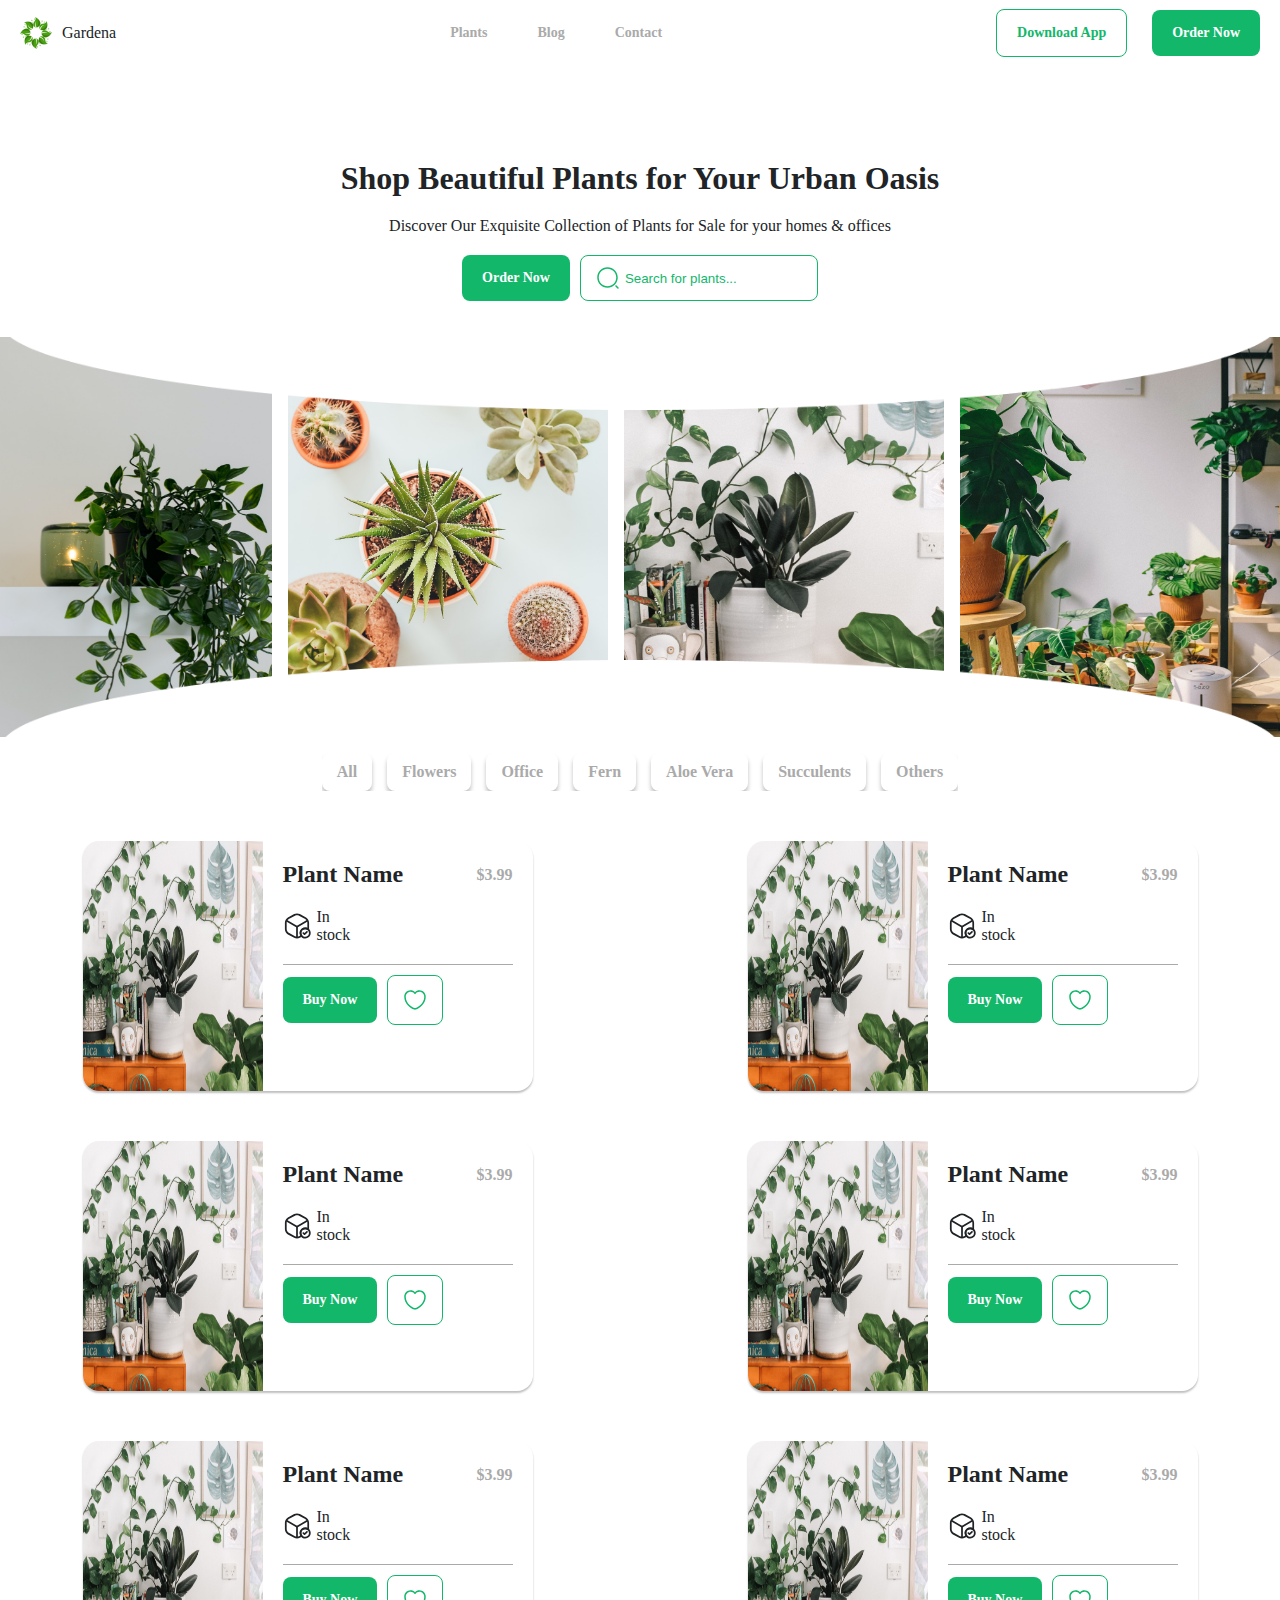
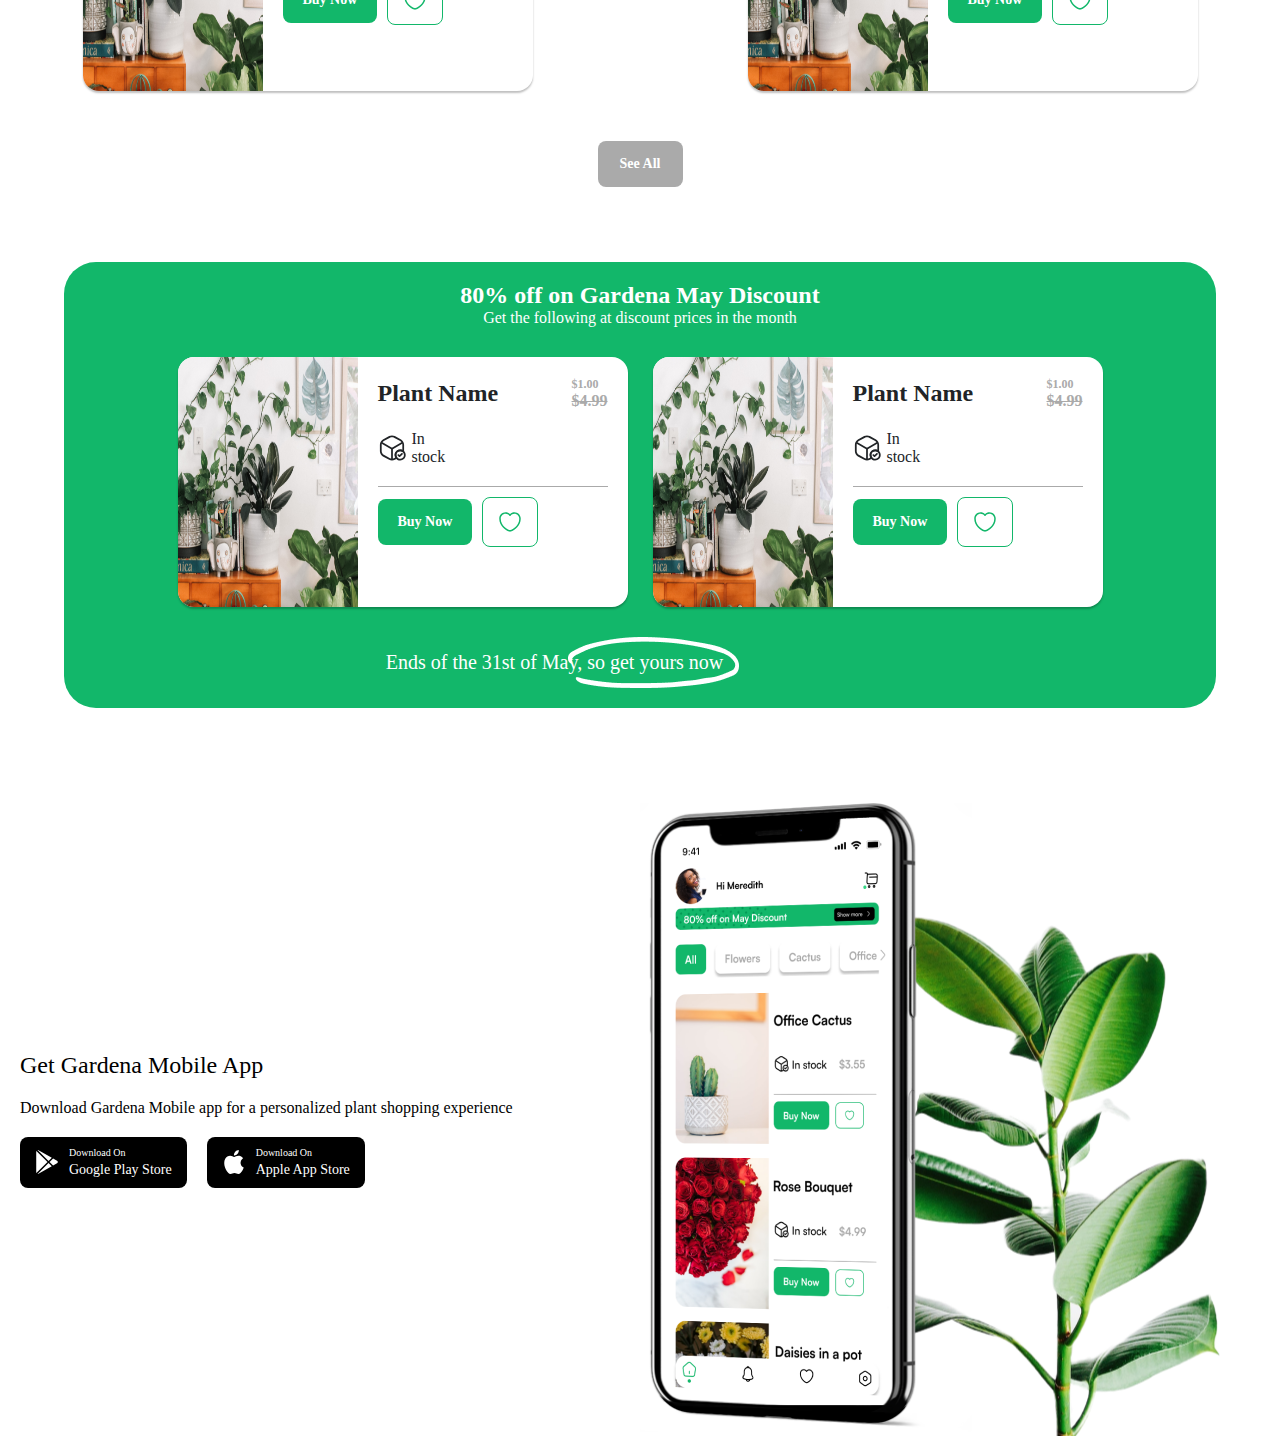
<file: index.html>
<!DOCTYPE html>
<html lang="javascript.react">
<head>
  <meta charset="UTF-8">
  <meta http-equiv="X-UA-Compatible" content="IE=edge">
  <meta name="viewport" content="width=device-width, initial-scale=1.0">
  <title>Document</title>
  <link rel="stylesheet" href="css/header.css">
  <link rel="stylesheet" href="css/slider.css">
  <link rel="stylesheet" href="css/plantCard.css">
  <link rel="stylesheet" href="css/GetTheApp.css">
</head>
<body>
  <header>
    <div class="logo">
      <img src="img/leaves.png">
      <h3>Gardena</h3>
    </div>

    <nav>
      <a href="#">Plants</a>
      <a href="#">Blog</a>
      <a href="#">Contact</a>
    </nav>

    <div class="headerCTAs">
      <a href="#">Download App</a>
      <a href="#">Order Now</a>
    </div>

    <div class="menuOpen menu">
      <img src="Icons/menu-hamburger.svg" >
    </div>

    <div class="menuClose menu">
      <img src="Icons/close-circle.svg" >
    </div>

    <div class="dropdownMenu">
      <a href="#">Plants</a>
      <a href="#">Blog</a>
      <a href="#">Contact</a>
      <a href="#" class="downloadApp">Download App</a>
    </div>
  </header>


  <!-- HERO SECTION -->
  <section class="heroTxt">
    <h1>Shop Beautiful Plants for Your Urban Oasis</h1>
    <p>Discover Our Exquisite Collection of Plants for Sale for your homes & offices</p>

    <div class="heroTxt_CTAs">
      <a href="#">Order Now</a>
      <div class="searchBar">
        <img src="Icons/search-normal-2.svg">
        <input type="text" placeholder="Search for plants...">
      </div>
    </div>
  </section>

  <div class="slider">
      <div class="topcurve">
          <img src="img/Ellipse 3.png">
      </div>
      <ul class="slider-list">
        <li class="slider-item">
          <img src="img/Slider1.png" />
        </li>
        <li class="slider-item">
          <img src="img/Slider2.png" />
        </li>
        <li class="slider-item">
          <img src="img/Slider3.png" />
        </li>
        <li class="slider-item">
          <img src="img/Slider4.png" />
        </li>
        <li class="slider-item">
          <img src="img/Slider5.png" />
        </li>
        <li class="slider-item">
          <img src="img/Slider6.png" />
        </li>
        <li class="slider-item">
          <img src="img/Slider7.png" />
        </li>
      </ul>
      <div class="bottomcurve">
          <img src="img/Ellipse 4.png ">
      </div>
  </div>


  <!-- SHOW CARDS SECTION -->

  <!-- Catergories -->
  <div class="plantCatergories">
    <div class="catergories">
      <div class="icon">
        <img src="Icons/chevron-left.svg">
      </div>
      <ul class="catergoriesList">
        <li class=" tag active">
          All
        </li>
        <li class="tag">
          Flowers
        </li>
        <li class="tag">
          Office
        </li>
        <li class="tag">
          Fern
        </li>
        <li class="tag">
          Aloe Vera
        </li>
        <li class="tag">
          Succulents
        </li>
        <li class="tag">
          Others
        </li>
      </ul>
      <div class="icon">
        <img src="Icons/chevron-right.svg">
      </div>
    </div>
  
    <div class="plants">
      <!-- 1 -->
      <div class="plantCard">
        <img src="img/Slider4.png">
        <div class="content">
          <div class="name">
            <h2>Plant Name</h2>
            <p>$3.99</p>
          </div>
          <div class="avaliability">
            <img src="Icons/box-tick.svg" >
            <p>In stock</p>
          </div>
            <div class="cardCTAs">
              <a href="#">Buy Now</a>
              <a href="#">
                <img src="Icons/heart.svg">
              </a>
            </div>
        </div>
      </div>
      <!-- 1 -->
  
      <!-- 2 -->
      <div class="plantCard">
        <img src="img/Slider4.png">
        <div class="content">
          <div class="name">
            <h2>Plant Name</h2>
            <p>$3.99</p>
          </div>
          <div class="avaliability">
            <img src="Icons/box-tick.svg" >
            <p>In stock</p>
          </div>
            <div class="cardCTAs">
              <a href="#">Buy Now</a>
              <a href="#">
                <img src="Icons/heart.svg">
              </a>
            </div>
        </div>
      </div>
      <!-- 2 -->
  
      <!-- 3 -->
      <div class="plantCard">
        <img src="img/Slider4.png">
        <div class="content">
          <div class="name">
            <h2>Plant Name</h2>
            <p>$3.99</p>
          </div>
          <div class="avaliability">
            <img src="Icons/box-tick.svg" >
            <p>In stock</p>
          </div>
            <div class="cardCTAs">
              <a href="#">Buy Now</a>
              <a href="#">
                <img src="Icons/heart.svg">
              </a>
            </div>
        </div>
      </div>
      <!-- 3 -->
  
      <!-- 4 -->
      <div class="plantCard">
        <img src="img/Slider4.png">
        <div class="content">
          <div class="name">
            <h2>Plant Name</h2>
            <p>$3.99</p>
          </div>
          <div class="avaliability">
            <img src="Icons/box-tick.svg" >
            <p>In stock</p>
          </div>
            <div class="cardCTAs">
              <a href="#">Buy Now</a>
              <a href="#">
                <img src="Icons/heart.svg">
              </a>
            </div>
        </div>
      </div>
      <!-- 4 -->

      <!-- 5 -->
      <div class="plantCard">
        <img src="img/Slider4.png">
        <div class="content">
          <div class="name">
            <h2>Plant Name</h2>
            <p>$3.99</p>
          </div>
          <div class="avaliability">
            <img src="Icons/box-tick.svg" >
            <p>In stock</p>
          </div>
            <div class="cardCTAs">
              <a href="#">Buy Now</a>
              <a href="#">
                <img src="Icons/heart.svg">
              </a>
            </div>
        </div>
      </div>
      <!-- 5 -->

      <!-- 6 -->
      <div class="plantCard">
        <img src="img/Slider4.png">
        <div class="content">
          <div class="name">
            <h2>Plant Name</h2>
            <p>$3.99</p>
          </div>
          <div class="avaliability">
            <img src="Icons/box-tick.svg" >
            <p>In stock</p>
          </div>
            <div class="cardCTAs">
              <a href="#">Buy Now</a>
              <a href="#">
                <img src="Icons/heart.svg">
              </a>
            </div>
        </div>
      </div>
      <!-- 6 -->
    </div>

    <button class="seeAll">
      See All
    </button>
  </div>

  <section class="discountSection">

    <div class="heading">
      <h3>80% off on Gardena May Discount</h3>
      <p>Get the following at discount prices in the month</p>
    </div>
    <div class="discountPlants">
      <div class="plantCard">
        <img src="img/Slider4.png">
        <div class="content">
          <div class="name">
            <h2>Plant Name</h2>
            <div class="price">
              <p>$1.00</p>
              <p>$4.99</p>
            </div>
          </div>
          <div class="avaliability">
            <img src="Icons/box-tick.svg" >
            <p>In stock</p>
          </div>
          <div class="cardCTAs">
            <a href="#">Buy Now</a>
            <a href="#">
              <img src="Icons/heart.svg">
            </a>
          </div>
        </div>
      </div>
  
      <div class="plantCard">
        <img src="img/Slider4.png">
        <div class="content">
          <div class="name">
            <h2>Plant Name</h2>
            <div class="price">
              <p>$1.00</p>
              <p>$4.99</p>
            </div>
          </div>
          <div class="avaliability">
            <img src="Icons/box-tick.svg" >
            <p>In stock</p>
          </div>
          <div class="cardCTAs">
            <a href="#">Buy Now</a>
            <a href="#">
              <img src="Icons/heart.svg">
            </a>
          </div>
        </div>

      </div>
    </div>
    
    <div class="discountEnds">
      <p>Ends of the 31st of May, so get yours now</p>
      <img src="img/Vector.png" class="vector">
    </div>
  </section>

  <!-- GET THE APP Section -->
  <section class="appSection">
    <div class="appTxt">
      <h2>Get Gardena Mobile App</h2>
      <p>Download Gardena Mobile app for a personalized plant shopping experience</p>
      <div class="appCTAs">
        <button class="appCTA">
          <img src="img/googleplay.svg">
          <div class="btnTxt">
            <p>Download On</p>
            <span>Google Play Store</span>
          </div>
        </button>

        <button class="appCTA">
          <img src="img/apple.svg">
          <div class="btnTxt">
            <p>Download On</p>
            <span>Apple App Store</span>
          </div>
        </button>
      </div>
    </div>
    <div class="appImg">
      <img src="img/iPhone X Side View Mockup.png" alt="">
    </div>
  </section>

  <script src="gardena.js"></script>
</body>
</html>
</file>
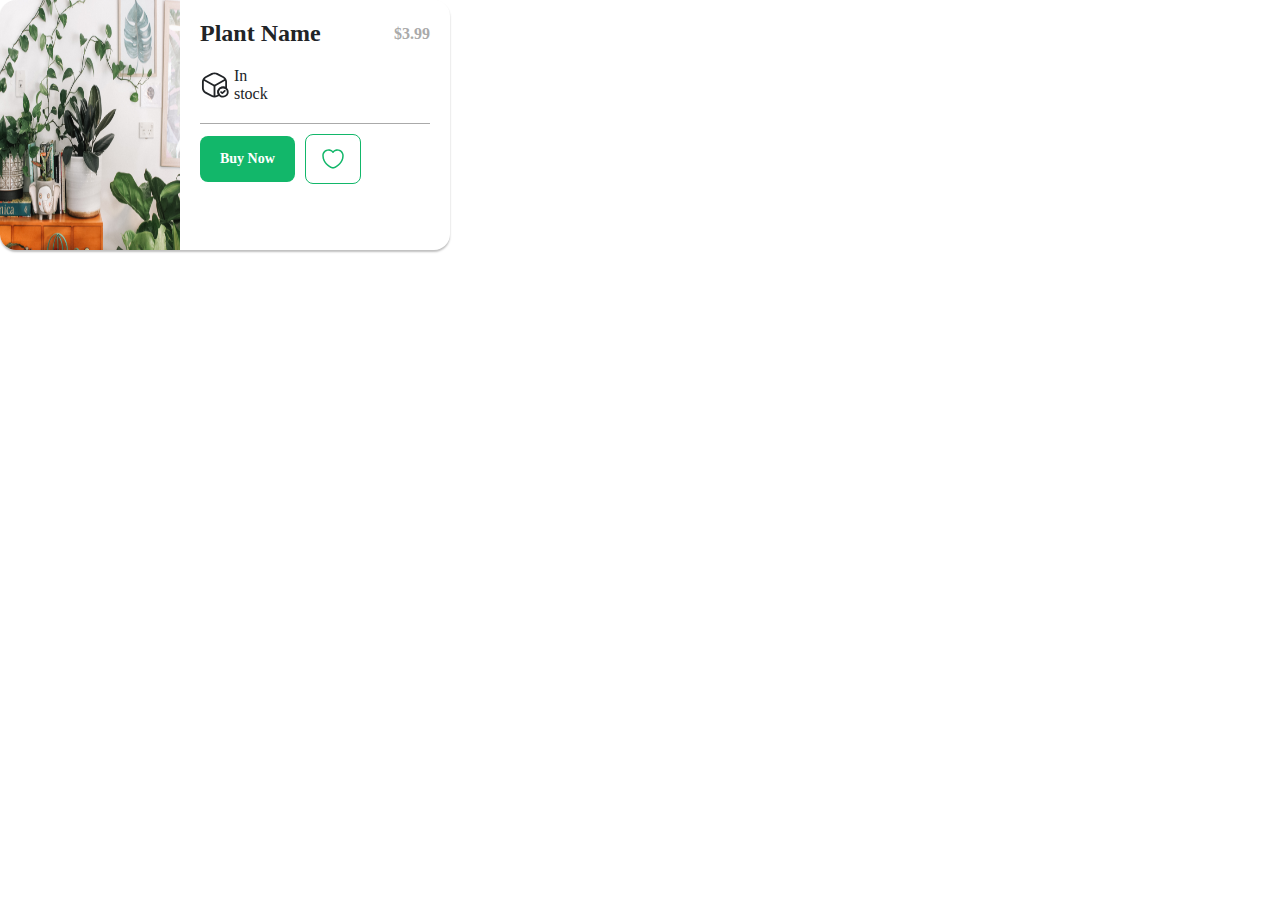
<file: plantCard.html>
<!DOCTYPE html>
<html lang="javascript.react">
<head>
    <meta charset="UTF-8">
    <meta http-equiv="X-UA-Compatible" content="IE=edge">
    <meta name="viewport" content="width=device-width, initial-scale=1.0">
    <title>Document</title>
    <link rel="stylesheet" href="css/plantCard.css">
</head>
<body>
    <div class="plantCard">
        <img src="img/Slider4.png">
        <div class="content">
            <div class="name">
                <h2>Plant Name</h2>
                <p>$3.99</p>
            </div>
            <div class="avaliability">
                <img src="Icons/box-tick.svg" >
                <p>In stock</p>
            </div>
            <div class="cardCTAs">
                <a href="#">Buy Now</a>
                <a href="#">
                    <img src="Icons/heart.svg">
                </a>
            </div>
        </div>
    </div>
</body>
</html>
</file>
<file: css/header.css>
:root {
    --primary-color: #12B76A;
    --secondary-color: #039855;
    --text-color: #212427;
    --neutral: #AAAAAA;
    --primary-font: Satoshi;
    --headline-font: Austin;
}

header{
    width: 100%;
    height: 65px;
    display: flex;
    flex-direction: row;
    justify-content: space-between;
    align-items: center;
    padding: 20px;
}

header .logo{
    display: flex;
    gap: 10px;
    align-items: center;
}

header .logo img {
    width: 32px;
    height: 32px;
}

header .logo h3 {
    font-family: var(--primary-font);
    font-size: 16px;
    color: var(--text-color);
    font-weight: 500;
}

header nav {
    display: flex;
    gap: 50px;
    align-items: flex-start;   
    position: relative;
}

header nav a {
    font-family: var(--primary-font);
    font-weight: 700;
    font-size: 14px;
    color: var(--neutral);
    text-decoration: none;
}

header nav a ::after {
    content: "";
    position: absolute;
    width: 100%;
    background: var(--primary-color);
    height: 3px;
    left: 0;
    bottom: -10px;
}

header .headerCTAs {
    display: flex;
    gap: 25px;
    align-items: center;
}

header .headerCTAs a:nth-child(1) {
    display: flex;
    padding: 15px 20px;
    gap: 10px;
    border-radius: 8px;
    border: 1px solid var(--primary-color);
    text-decoration: none;
    color: var(--primary-color);
    font-family: var(--primary-font);
    font-weight: 700;
    font-size: 14px;
}

header .headerCTAs a:nth-child(2) {
    display: flex;
    padding: 15px 20px;
    gap: 10px;
    border-radius: 8px;
    background: var(--primary-color);
    text-decoration: none;
    color: #fff;
    font-family: var(--primary-font);
    font-weight: 700;
    font-size: 14px;
}

.menuOpen, .menuClose {
    display: none; 
    cursor: pointer;  
}

.dropdownMenu {
    display: flex;
    flex-direction: column;
    align-items: center;
    justify-content: center;
    gap: 20px;
    opacity: 0;
    position: absolute;
    right: 2rem;
    top: 60px;
    background: #fff;
    box-shadow: 0px 4px 4px rgba(0, 0, 0, 0.25);
    border-radius: 16px;
    padding: 20px;
    width: 40%;
    transition: .3s;
    /* height: 0; */
}

.dropdownMenu a {
    font-family: var(--primary-font);
    font-weight: 700;
    font-size: 14px;
    color: var(--neutral);
    text-decoration: none;
}

.dropdownMenu .downloadApp {
    display: flex;
    padding: 15px 20px;
    gap: 10px;
    border-radius: 8px;
    border: 1px solid var(--primary-color);
    text-decoration: none;
    color: var(--primary-color);
    font-family: var(--primary-font);
    font-weight: 700;
    font-size: 14px;
    width: 80%;
    justify-content: center;
}

.open {
    height: 240px;
    opacity: 1;
}

@media screen and (max-width: 768px) {
    .menuOpen {
        display: block;   
    }

    /* .dropdownMenu {
        opacity: 1;
    } */

    header nav , header .headerCTAs {
        display: none;
    }

    /* header nav {
        display: none;
        display: flex;
        flex-direction: column;
        justify-content: center;
        align-items: center;
        list-style: none;
        transition: all 0.5s ease-out;
        width: 100%;
        position: absolute;
        top: 75px;
        background: #fff;
        z-index: 10;
    }     */
}

@media screen and (max-width: 450px) {
    .dropdownMenu {
        width: 80%;
        /* margin-left: auto;
        margin-right: auto; */
        left: 2rem;
    }

    .heroTxt {
        text-align: center;
    }

    .heroTxt_CTAs {
        display: flex;
        flex-direction: column;
        width: 100%;
    }

    .heroTxt_CTAs a {
        justify-content: center;
    }

    /* .heroTxt_CTAs .searchBar {
        justify-content: center;
    } */
}
</file>
<file: css/slider.css>
:root {
    --primary-color: #12B76A;
    --secondary-color: #039855;
    --text-color: #212427;
    --neutral: #AAAAAA;
    --primary-font: Satoshi;
    --headline-font: Austin;
}

/* body {
    height: 100vh;
    width: 100vw;
    display: flex;
    justify-content: center;
    align-items: center; 
} */

/* .heroSection {
    display: flex;
    flex-direction: column;
    margin-top: 75px;
} */

.heroTxt{
    display: flex;
    flex-direction: column;
    gap: 20px;
    width: 100%;
    align-items: center;
    justify-content: center;
    margin-top: 75px;
    padding: 20px;
}

.heroTxt h1 {
    font-family: var(--headline-font);
    font-size: 32px;
    font-weight: 600;
    margin: 0;
    color: var(--text-color);
}

.heroTxt p {
    font-family: var(--primary-font);
    font-size: 16px;
    font-weight: 400;
    margin: 0;
    color: var(--text-color);
}

.heroTxt .heroTxt_CTAs {
    display: flex;
    gap: 10px;
}

.heroTxt_CTAs a {
    display: flex;
    padding: 15px 20px;
    gap: 10px;
    border-radius: 8px;
    background: var(--primary-color);
    text-decoration: none;
    color: #fff;
    font-family: var(--primary-font);
    font-weight: 700;
    font-size: 14px;
}

.heroTxt_CTAs .searchBar {
    display: flex;
    align-items: center;
    padding: 10px 15px;
    border: 1px solid #12B76A;
    border-radius: 8px;
    gap: 5px;
}

.heroTxt_CTAs .searchBar input {
    border: none;
}

:focus {
    outline: none;
}

::placeholder {
    color: var(--primary-color);
}

.slider {
    position: relative;
    width: 100%;
    overflow: hidden;
}

.slider-list {
    display: grid;
    grid-auto-columns: 100%;  
    grid-auto-flow: column;
    margin: 0;
    padding: 1rem 0;
    list-style: none;
    transition: transform 5s linear;
    gap: 1rem;
}

@media (min-width: 576px) {
    .slider-list{
        grid-auto-columns: 50%; /* display 2 items */
    }
    .topcurve {
        top: 15px;
    }
    .bottomcurve {
        bottom: 15px;
    }
}
  
@media (min-width: 768px) {
    .slider-list {
        grid-auto-columns: 33.33333333%; /* display 3 items */
    }
}
  
@media (min-width: 992px) {
    .slider-list {
        grid-auto-columns: 25%; /* display 4 items */
    }
}
  
@media (min-width: 1200px) {
    .slider-list {
        grid-auto-columns: 20%; /* display 5 items */
    }
}



.slider-item {
    display: inline-block;
    height: 25rem;
    color: white;
    text-align: center;
}
  
.slider-item img {
    width: 100%;
    height: 100%;
    object-fit: cover;
    transition: transform .1s linear;
}

/* img:hover {
    transform: scale(1.1)
} */

.topcurve {
    position: absolute;
    top: 0;
    z-index: 10;
    width: 100vw;
}

.bottomcurve {
    position: absolute;
    bottom: 0;
    z-index: 10;
    width: 100vw;
}

.topcurve img, .bottomcurve img {
    width: 100%;
    height: 100%;
}
</file>
<file: css/plantCard.css>
:root {
    --primary-color: #12B76A;
    --secondary-color: #039855;
    --text-color: #212427;
    --neutral: #AAAAAA;
    --primary-font: Satoshi;
    --headline-font: Austin;
}

* {
    margin: 0;
    padding: 0;
    box-sizing: border-box;
}

.plantCatergories {
    display: flex;
    flex-direction: column;
    align-items: center;
    gap: 50px;
}

.plantCard {
    display: flex;
    flex-direction: row;
    align-items: center;
    align-items: flex-start;
    width: 450px;
    height: 250px;
    background: #FFFFFF;
    box-shadow: 0px 2px 2px rgba(0, 0, 0, 0.25);
    border-radius: 16px;
    overflow: hidden;
}

.plantCard img {
    width: 40%;
    height: 100%;
}

.plantCard .content {
    display: flex;
    flex-direction: column;
    align-items: start;
    width: 100%;
    padding: 20px;
    gap: 20px;
}

.content .name {
    display: flex;
    justify-content: space-between;
    align-items: center;
    width: 100%;
}

.content .name h2 {
    font-family: var(--primary-font);
    font-size: 24px;
    font-weight: 700;
    color: var(--text-color);
}

.content .name p {
    font-family: var(--primary-font);
    color: var(--neutral);
    font-size: 16px;
    font-weight: 700;
}

.content .avaliability {
    display: flex;
    align-items: center;
    gap: 5px;
}

.content .avaliability p {
    font-family: var(--primary-font);
    color: var(--text-color);
    font-weight: 500;
    font-size: 16px;
    margin: 0;
}

.content .cardCTAs {
    display: flex;
    width: 100%;
    align-items: center;
    border-top: 1px solid var(--neutral);
    padding: 10px 0px;
    gap: 10px;
}

.content .cardCTAs a:nth-child(1) {
    display: flex;
    padding: 15px 20px;
    gap: 10px;
    border-radius: 8px;
    background: var(--primary-color);
    text-decoration: none;
    color: #fff;
    font-family: var(--primary-font);
    font-weight: 700;
    font-size: 14px;
}

.content .cardCTAs a:nth-child(2) {
    display: flex;
    padding: 12px 15px;
    gap: 10px;
    border-radius: 8px;
    border: 1px solid var(--primary-color);
    text-decoration: none;
    color: var(--primary-color);
    font-family: var(--primary-font);
    font-weight: 700;
    font-size: 14px;
}

.content .cardCTAs a:nth-child(2) img {
    width: 24px;
    height: 24px;
}

.catergories {
    display: flex;
    gap: 15px;
    justify-content: center;
    align-items: center;
    /* width: 100%;  */
    overflow-x: hidden;
    max-width: 80%;
    margin: 0 auto;
}

.catergoriesList {
    display: flex;
    gap: 15px;
    justify-content: center;
    align-items: center;
}

.catergories .active{
    display: flex;
    flex-direction: column;
    align-items: flex-start;
    padding: 10px 15px;
    gap: 10px;
    background: var(--primary-color);
    color: #fff;
    border-radius: 8px;
}

/* .catergories .active {
    margin: 0;
    font-family: var(--primary-font);
    font-weight: 700;
    font-size: 16px;
} */

.catergories .tag {
    display: flex;
    flex-direction: column;
    align-items: flex-start;
    padding: 10px 15px;
    background: #FFFFFF;
    box-shadow: 0px 4px 4px rgba(0, 0, 0, 0.25);
    border-radius: 8px;
    color: var(--neutral);
}

.catergories .tag {
    margin: 0;
    font-family: var(--primary-font);
    font-weight: 700;
    font-size: 16px;
}

.catergories .icon {
    height: 100%;
    display: flex;
    align-items: center;
    cursor: pointer;
}

/* .icon:first-child {
    left: 0;
    display: none;
    background: linear-gradient(90deg, #212121 50%, transparent);
} */

/* .icon:last-child {
    right: 0;
    justify-content: flex-end;
    background: linear-gradient(-90deg, #212121 50%, transparent);
} */

.icon:first-child, .icon:last-child {
    display: none;
}

/* .icon img {
    width: 55px;
    height: 55px;
    cursor: pointer;
    text-align: center;
    border-radius: 50%;
} */

.plantCatergories {
    display: flex;
    flex-direction: column;
    gap: 50px;
}

.plants {
    display: grid;
    grid-template-columns: repeat(auto-fit, minmax(500px, 1fr));
    place-items: center;
    width: 100%;
    grid-gap: 50px;
    justify-content: center;
}

@media only screen and (max-width : 600px) {
    .plantCard {
        display: flex;
        flex-direction: column;
        height: auto;
        align-items: center;
        width: 80%;
    }

    .plantCard img {
        width: 100%;
        height: 40%;
    }

    .plantCard .content {
        width: 80%;
        gap: 15px;
    }
}

@media only screen and (max-width : 400px) {
    .plantCard {
        width: 55%;
    }
}

.seeAll {
    padding: 15px 20px;
    background: var(--neutral);
    border-radius: 8px;
    border: none;
    color: #fff;
    width: 85px;
    font-family: var(--primary-font);
    font-size: 14px;
    font-weight: 700;
    cursor: pointer;
    animation: bounce 1s infinite;
}

@keyframes bounce {
    20%,50%,80%, to{
        transform: translateY(0);
    }
    40%{
        transform: translateY(-30px); 
    }
    70%{
        transform: translateY(-15px);
    }
    90%{
        transform: translateY(-4px);
    }
}

.price {
   display: flex;
   flex-direction: column; 
}

.price p:nth-child(1) {
    font-size: 12px;
}

.price p:nth-child(2) {
    text-decoration-line: line-through;
}

.discountSection {
    width: 90%;
    margin-left: auto;
    margin-right: auto;
    background: var(--primary-color);
    border-radius: 32px;
    padding: 20px;
    display: flex;
    flex-direction: column;
    gap: 30px;
    align-items: center;
    position: relative;
    margin-top: 75px;
}

.discountPlants {
    display: flex;
    gap: 25px;
    align-items: center;
}

.heading {
    text-align: center;
}

.heading h3 {
    font-family: var(--primary-font);
    /* font-weight: 700; */
    font-size: 24px;
    color: #fff;
}

.heading p {
    font-family: var(--primary-font);
    font-size: 16px;
    color: #fff;
}

.discountEnds {
    display: flex;
    align-items: center;}

.discountEnds p {
    font-family: var(--primary-font);
    /* font-weight: 500; */
    font-size: 20px;
    color: #fff;
    margin: 0px -155px;
}

/* .discountSection .vector {
    position: absolute;
    left: 53.01%;
    right: 35.22%;
    top: 74.6%;
    bottom: 7.2%;
} */

@media only screen  and (max-width: 1080px) {
    .discountPlants {
        flex-direction: column;
    }
}
</file>
<file: css/GetTheApp.css>
* {
    margin: 0;
    padding: 0;
    box-sizing: border-box;
}

:root {
    --primary-color: #12B76A;
    --secondary-color: #039855;
    --text-color: #212427;
    --neutral: #AAAAAA;
    --primary-font: Satoshi;
    --headline-font: Austin;
}

.appSection {
    width: 100%;
    display: flex;
    align-items: center;
    justify-content: space-between;
    margin-top: 75px;
    padding: 20px;
}

.appTxt {
    width: 50%;
    display: flex;
    flex-direction: column;
    gap: 20px;
}

.appTxt h2 {
    font-family: var(--primary-font);
    font-weight: 500;
    font-size: 24px;
}

.appTxt p {
    font-family: var(--primary-font);
}

.appCTAs {
    display: flex;
    gap: 20px;
}

.appCTA {
    background-color: #000;
    border: 0;
    color: #fff;
    display: flex;
    gap: 10px;
    align-items: center;
    padding: 10px 15px;
    border-radius: 8px;
}

.appCTA .btnTxt {
    display: flex;
    flex-direction: column;
    align-items: flex-start;
    gap: 4px;
}

.appCTA p {
    font-family: var(--primary-font);
    font-weight: 400;
    font-size: 10px;
}

.appCTA span {
    font-family: var(--primary-font);
    font-weight: 400;
    font-size: 14px;
}

.appImg {
    width: 50%;
    background-image: url(../img/Nobg.png);
    background-position-y: center;
    background-position-x: -200px;
}

@media only screen and (max-width: 840px) {
    .appSection {
        display: flex;
        flex-direction: column;
        gap: 50px;
    }

    .appImg {
        width: 100%;
        background-position-x: center;
    }

    .appTxt {
        width: 100%;
        align-items: center;
        text-align: center;
    }
}
</file>
